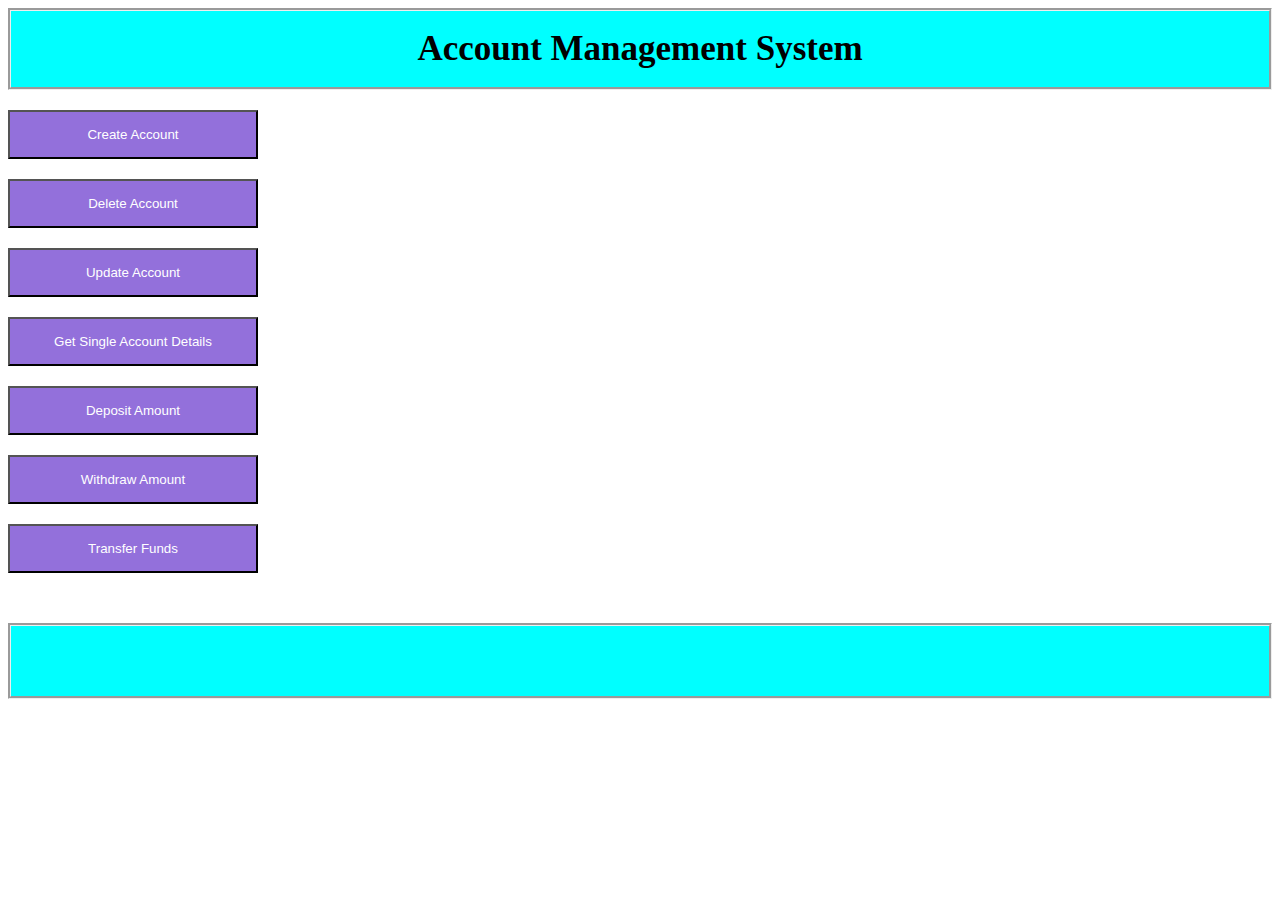
<file: Account Management System/index.html>
<html>
    <head>
        <title> 
            Home Page
        </title>
        <link rel="stylesheet" href="index.css">
        <script src="index.js"></script>
    </head>
    <body onload="clearPreviousDivs()">
        <header id="h">
            <b>Account Management System</b>
        </header>
        <div class="mainContainer">
            <div class="leftContainer">
                <button id="first" onclick="createAcount()">Create Account</button>
                <button id="second" onclick="deleteAccount()">Delete Account</button>
                <button id="third" onclick="updateAccount()">Update Account</button>
                <button id="four" onclick="displayAccount()">Get Single Account Details</button>
                <button id="five" onclick="depositAmount()">Deposit Amount</button>
                <button id="six" onclick="withDraw()">Withdraw Amount</button>
                <button id="seven" onclick="transferFunds()">Transfer Funds</button>
            </div>
            <div class="rightContainer">
                <div class="childComp" id="createAccount">
                    <table align="center">
                        <form id="create">
                            <tr>
                                <td>Customer Name</td><td><input type="text" name="cname"></td>
                            </tr>    
                            <tr>
                                <td>Contact Number</td><td><input type="text" name="contact"></td>
                            </tr>
                            <tr>
                                <td>Gender</td>
                                <td>
                                    <input type="radio" name="g">Male
                                    <input type="radio" name="g">Female
                                </td>
                            </tr>
                            <tr>
                                <td>Address</td><td><textarea rows="4" placeholder="Enter the Address"></textarea></td>
                            </tr>
                            <tr>
                                <td>Age</td><td><input type="text" name="age"></td>
                            </tr>
                            <tr>
                                <td>Email-Id/td><td><input type="text" name="email"></td>
                            </tr>
                            <tr>
                                <td>Date</td><td><input type="text" name="date" value="dd/mm/yyyy"></td>
                            </tr>
                            <tr>
                                <td>Account Type</td>
                                <td>
                                    <select name="account" id="acc">
                                        <option value="savings">Savings Account</option>
                                        <option value="current">Current Account</option>
                                    </select>
                                </td>
                            </tr>   
                            <tr><td><br></td></tr> 
                            <tr>
                                <td><button type="submit" value="Submit" id="submit">Submit</button> </td>
                                <td><button type="reset" value="Reset" id="reset">Reset</button></td>
                            </tr> 
                        </form>
                    </table>
                </div>
                <div class="childComp" id="deleteAccount">
                    <table align="center">
                        <form id="create">
                            <tr>
                                <td><b>Enter Account Number to Delete</b></td>
                            </tr>   
                            <tr>
                                <td>Account Number</td><td><input type="text" name="cname"></td>
                            </tr>
                            <tr><td><br></td></tr> 
                            <tr>
                                <td><button type="submit" value="Submit" id="submit">Submit</button> </td>
                                <td><button type="reset" value="Reset" id="reset">Reset</button></td>
                            </tr> 
                        </form>
                    </table>
                </div>
                <div class="childComp" id="updateAccount">
                    <table align="center">
                        <form id="create">
                            <tr>
                                <td><b>Enter Account Number to Update</b></td>
                            </tr>   
                            <tr>
                                <td>Account Number</td><td><input type="text" name="cname"></td>
                            </tr>
                            <tr><td><br></td></tr> 
                            <tr>
                                <td><button type="submit" value="Submit" id="submit">Submit</button> </td>
                                <td><button type="reset" value="Reset" id="reset">Reset</button></td>
                            </tr> 
                        </form>
                    </table>
                </div>
                <div class="childComp" id="displayAccount">
                    <table align="center">
                        <form id="create">
                            <tr>
                                <td><b>Enter Account Number to Get Details</b></td>
                            </tr>   
                            <tr>
                                <td>Account Number</td><td><input type="text" name="cname"></td>
                            </tr>
                            <tr><td><br></td></tr> 
                            <tr>
                                <td><button type="submit" value="Submit" id="submit">Submit</button> </td>
                                <td><button type="reset" value="Reset" id="reset">Reset</button></td>
                            </tr> 
                        </form>
                    </table>
                </div>
                <div class="childComp" id="depositAmount">
                    <table align="center">
                        <form id="create">
                            <tr>
                                <td>Account Number</td><td><input type="text" name="cname"></td>
                            </tr>
                            <tr>
                                <td>Enter Amount To Deposit</td><td><input type="text" name="amt"></td>
                            </tr>
                            <tr><td><br></td></tr> 
                            <tr>
                                <td><button type="submit" value="Deposit" id="deposit">Deposit</button> </td>
                                <td><button type="reset" value="Clear" id="clear">Clear</button></td>
                            </tr> 
                        </form>
                    </table>
                </div>
                <div class="childComp" id="withDraw">
                    <table align="center">
                        <form id="create">
                            <tr>
                                <td>Account Number</td><td><input type="text" name="cname"></td>
                            </tr>
                            <tr>
                                <td>Enter Amount To WithDrawl</td><td><input type="text" name="amt"></td>
                            </tr>
                            <tr><td><br></td></tr> 
                            <tr>
                                <td>
                                    <button>Withdrawl</button>
                                </td>
                            </tr> 
                        </form>
                    </table>
                </div>
                <div class="childComp" id="transferFunds">
                    <table align="center">
                        <form id="create">
                            <tr>
                                <td>From Account Number</td><td><input type="text" name="cname"></td>
                            </tr>
                            <tr>
                                <td>To Account Number</td><td><input type="text" name="cname"></td>
                            </tr>
                            <tr>
                                <td>Enter Amount To Transfer</td><td><input type="text" name="amt"></td>
                            </tr>
                            <tr><td><br></td></tr> 
                            <tr>
                                <td><button type="submit" value="Submit">Send</button> </td>
                                <td><button type="reset" value="Reset">Clear</button></td>
                            </tr> 
                        </form>
                    </table>
                </div>
            </div>
        </div>
        <footer id="f">
        </footer>
    </body>
</html>
</file>
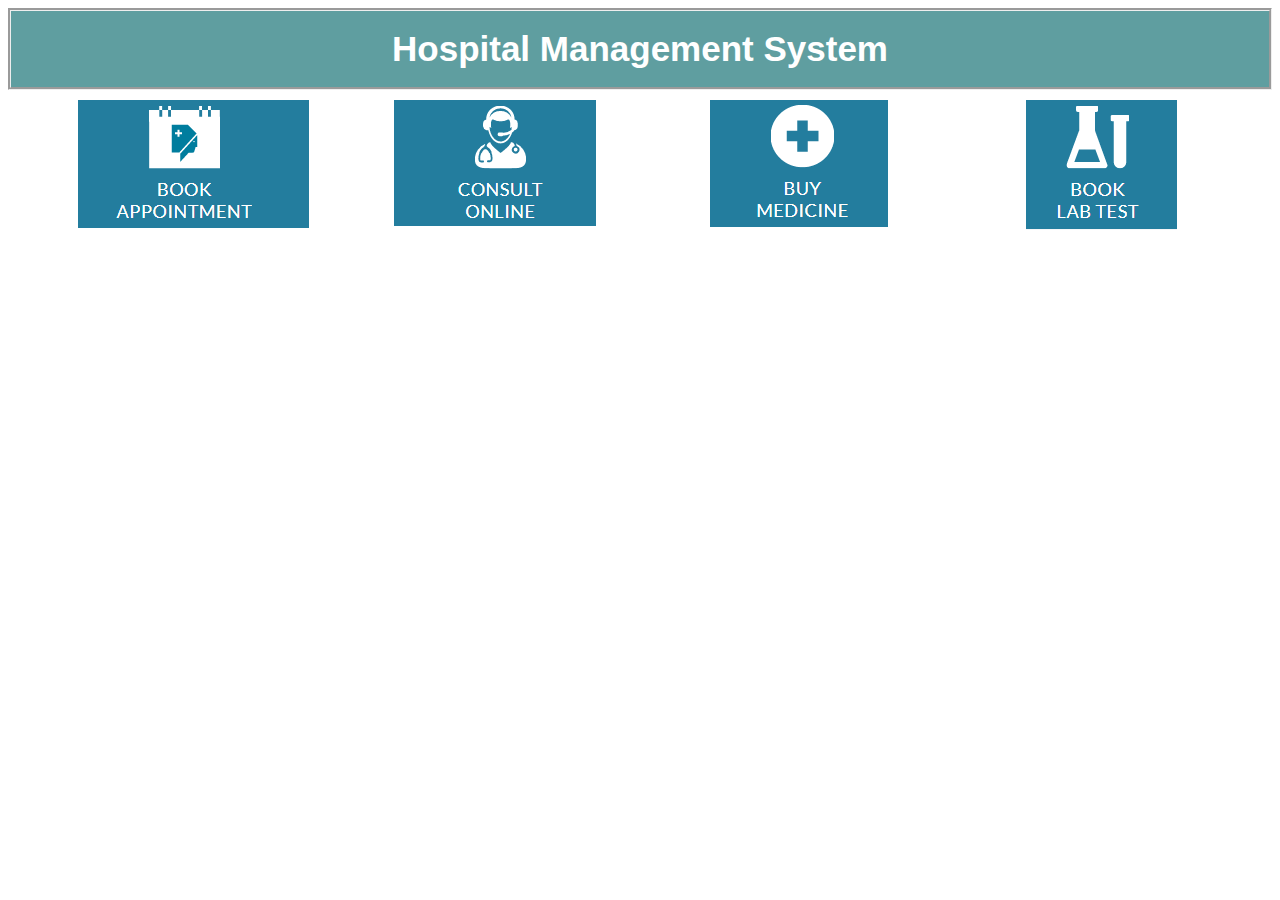
<file: Hospital ManagementSystem/index.html>
<html>
    <head>
        <title>Home Page</title>
    </head>
    <body>
        <header id="h">
            <b>Hospital Management System</b>
        </header>
        <div id="allimages">
            <div id="images1">
                <a  href="BookAppointment.html"><img src="./BookAnAppointment.png"></a>
            </div>
            <div id="images2">
                <a href="ConsultOnline.html"><img src="./ConsultOnline.png"></a>
            </div>
            <div id="images3">
                <a href="BuyMedicine.html"><img src="./BuyMedicine.png"></a>
            </div>
            <div id="images4">
                <a href="BookLabTest.html"><img src="./BookLabTest.png"></a>
            </div>
        </div>
    </body>
</html>
<style>
    body
    {
        font-family:'Segoe UI', Tahoma, Geneva, Verdana, sans-serif;
    }
    #h 
    {
      background-color:cadetblue; 
      font-size: 35px;
      padding: 18px 0;
      text-align: center;
      color: white;
      border-style: groove;
    }
    #allimages
    {
        display: flex;
    }
    #images1,#images2,#images3,#images4
    {
        width:25%;
        position: relative;
        margin-top: 10px;
        padding-left: 70px;
    }
    img
    {
        cursor:pointer;
    }
</style>
</file>
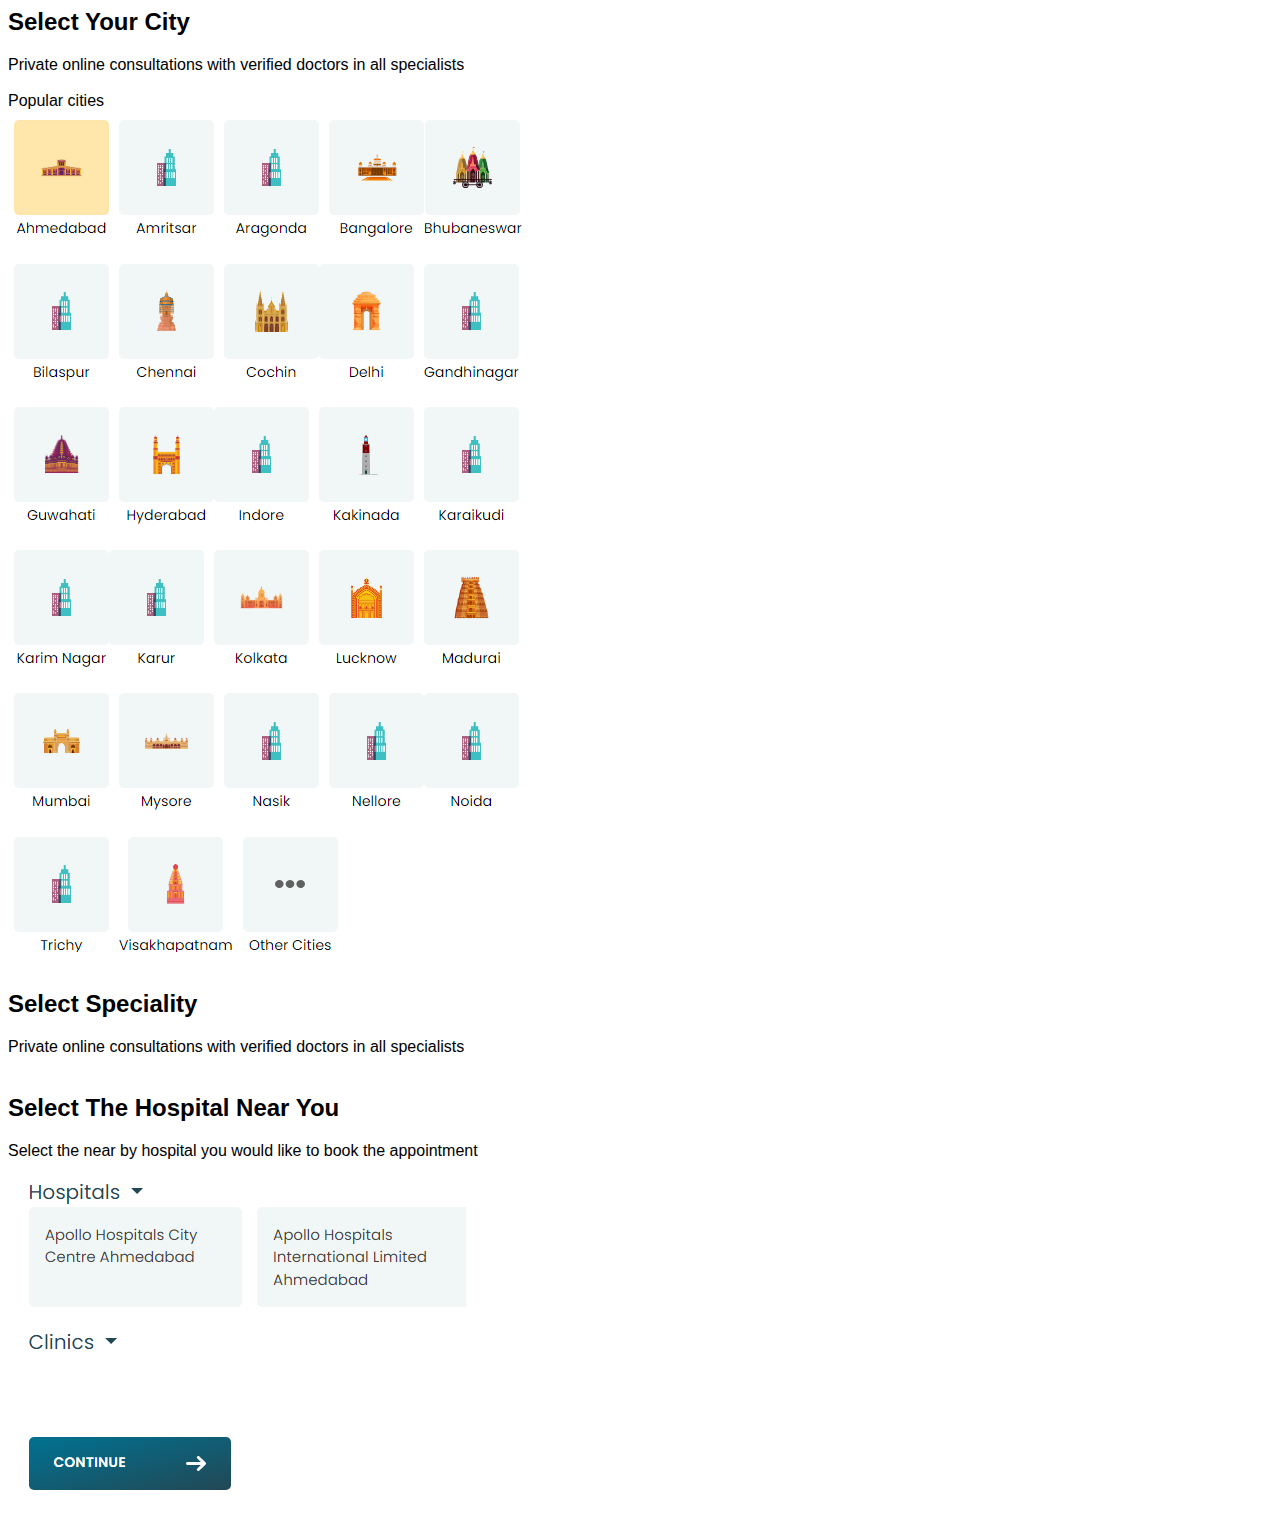
<file: Hospital ManagementSystem/BookAppointment.html>
<html>
    <head>
        <title>Book An Appointment</title>
    </head>
    <body>
        <h2>Select Your City</h2>
        <div id="p">Private online consultations with verified doctors in all specialists<br><br>
        Popular cities</div>
        <img src="./Cities.png"><br><br>
        <h2>Select Speciality</h2>
        <div id="p">Private online consultations with verified doctors in all specialists</div>
        <br>
        <h2>Select The Hospital Near You</h2>
        <div id="p">Select the near by hospital you would like to book the appointment</div><br>
        <img src="./Hospitals.png">
    </body>
</html>
<style>
    body
    {
        font-family: 'Poppins',sans-serif;
    }
    img
    {
        cursor: pointer;
    }
</style>
</file>
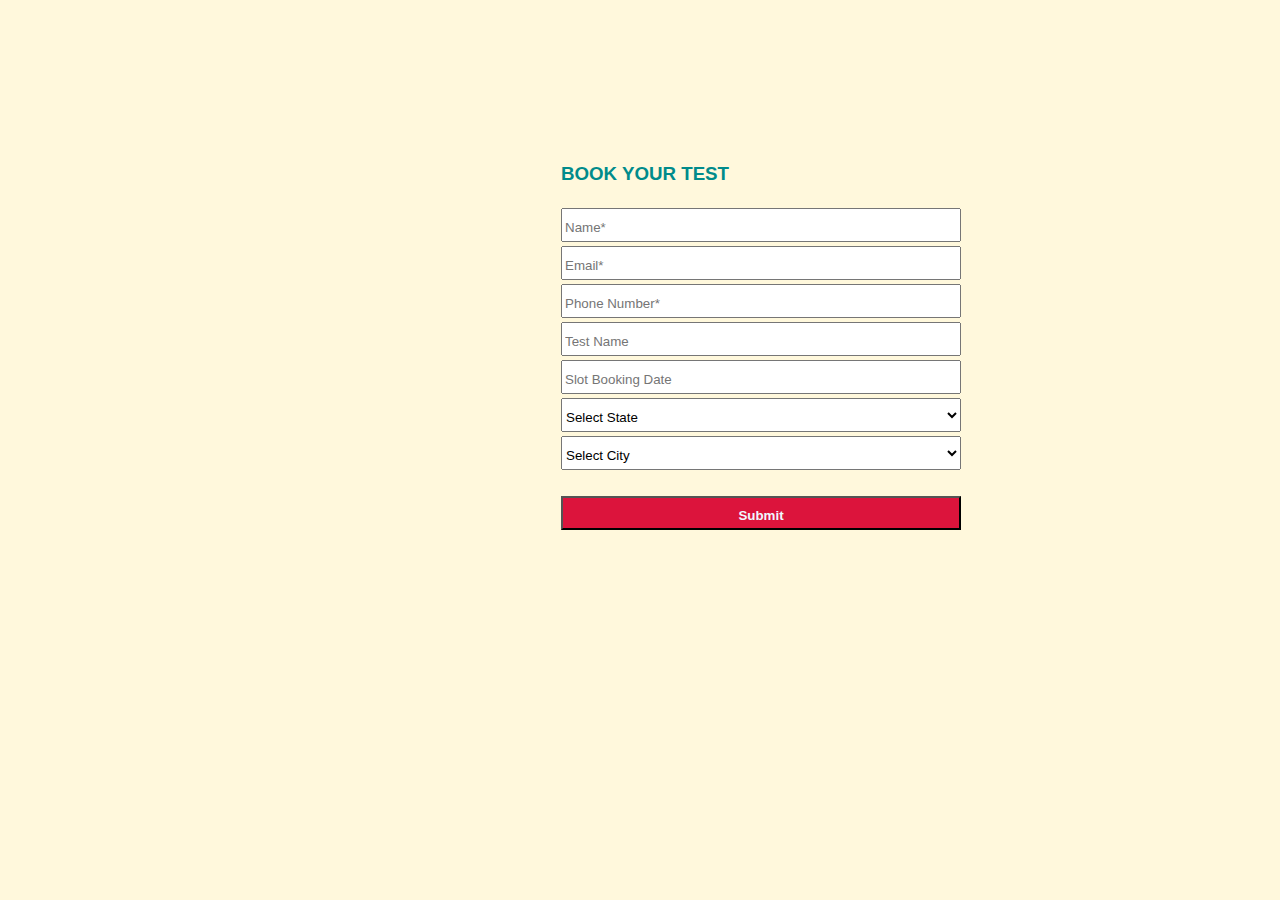
<file: Hospital ManagementSystem/BookLabTest.html>
<html>
    <head>
        <title>Book Lab Test</title>
    </head>
    <body>
        <table align="center">
            <form id="create">
                <tr>
                    <td><h3>BOOK YOUR TEST</h3></td>
                </tr>
                <tr>
                    <td><input type="text" name="cname" placeholder="Name*"></td>
                </tr>    
                <tr>
                    <td><input type="text" name="email" placeholder="Email*"></td>
                </tr>
                <tr>
                    <td><input type="text" name="contact" placeholder="Phone Number*"></td>
                </tr>
                <tr>
                        <td><input type="text" name="tn" placeholder="Test Name"></td>
                </tr>
                <tr>
                        <td><div class="column"><input type="text" placeholder="Slot Booking Date"></td>
                </tr>
                <tr>
                    <td><select name="state">
                        <option value="" disabled selected hidden>Select State</option>
                        <option value="Tel" >Telangana</option>
                        <option value="Tam">Tamil Nadu</option>
                        <option value="Kar">Karanataka</option>
                        <option value="Mah">Maharastra</option>    
                    </select></td>
                </tr>
                <tr>
                    <td><select name="city">
                        <option value="" disabled selected hidden>Select City</option>
                        <option value="Hyd" >Hyderabad</option>
                        <option value="Chn">Chennai</option>
                        <option value="Bng">Bangalore</option>
                        <option value="Mum">Mumbai</option>    
                    </select></td>
                </tr>
                <tr><td><br></td></tr> 
                <tr>
                    <td><button type="submit" value="Submit" id="submit">Submit</button> </td>
                </tr> 
            </form>
        </table>
    </body>
</html>
<style>
    body
    {
        background-color:cornsilk;
    }
    h3
    {
        color: darkcyan;
        font-family: 'Segoe UI', Tahoma, Geneva, Verdana, sans-serif;
    }
    table
    {
        margin-top: 160px;
        display: flex;
        margin-left: 550px;
    }
    input,select
    {
        width:400px;
        padding-top: 10px;
        padding-bottom: 5px;
    }
    button
    {
        
        width:400px;
        padding-top: 10px;
        padding-bottom: 5px;
        background-color:crimson;
        color: aliceblue;
        font-weight: bold;
    }
</style>
</file>
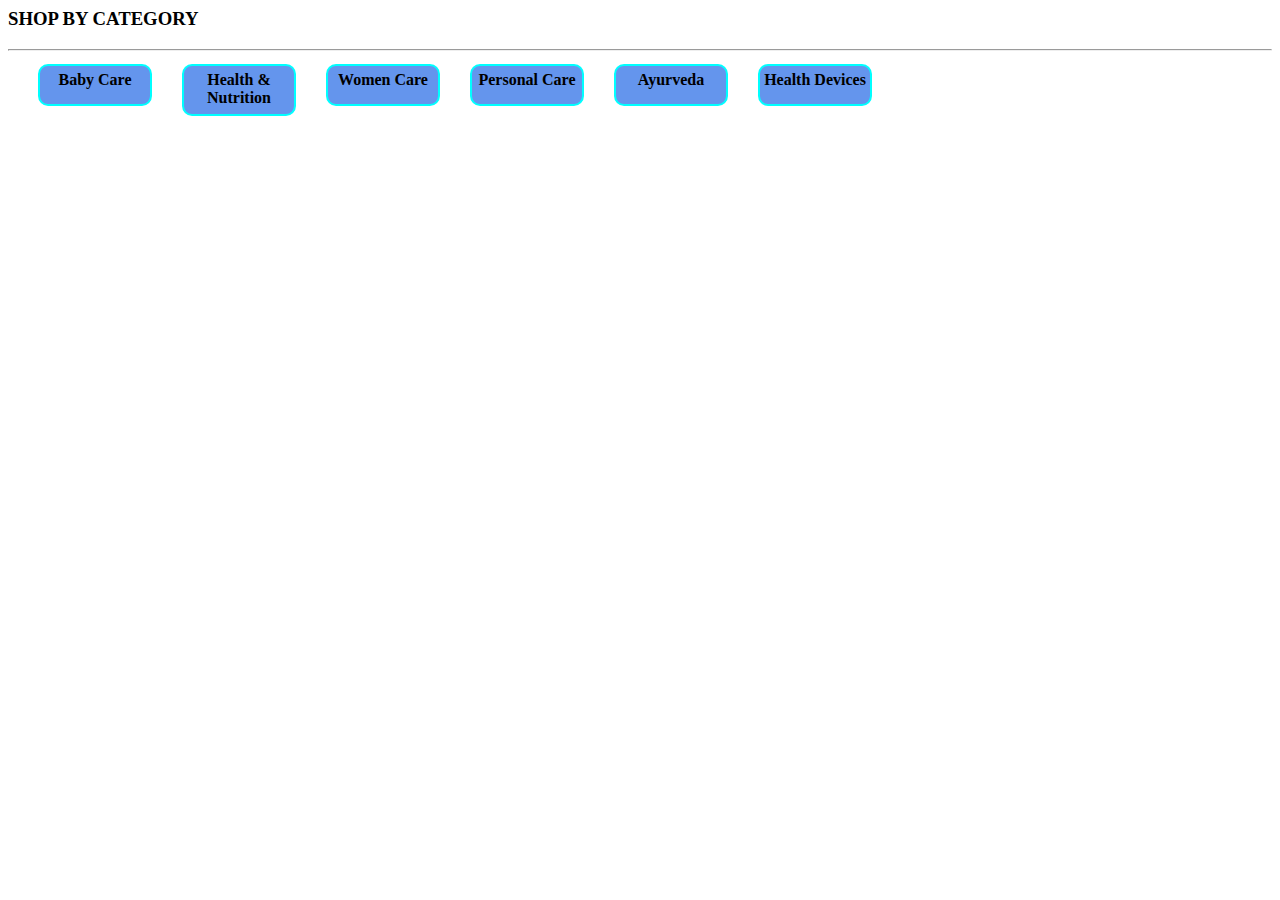
<file: Hospital ManagementSystem/BuyMedicine.html>
<html>
    <head>
        <title>Buy Medicine</title>
    </head>
    <body>
        <h3>SHOP BY CATEGORY</h3>
        <hr>
        <div id="category">
            <p>Baby Care</p>
            <p id="hn">Health & Nutrition</p>
            <p>Women Care</p>
            <p>Personal Care</p>
            <p>Ayurveda</p>
            <p>Health Devices</p>
        </div>
    </body>
</html>
<style>
    #category
    {
        display: flex;
    }
    p
    {
        font-weight: bold;
        margin-top: 5px;
        margin-left: 30px;
        border: 2px solid aqua;
        border-radius: 10px;
        text-align: center;
        padding-top: 5px;
        padding-bottom: 3px; 
        height: 30px;
        width:110px;
        cursor: pointer;
        background-color:cornflowerblue
    }
    #hn
    {
        height: 40px;
    }
</style>
</file>
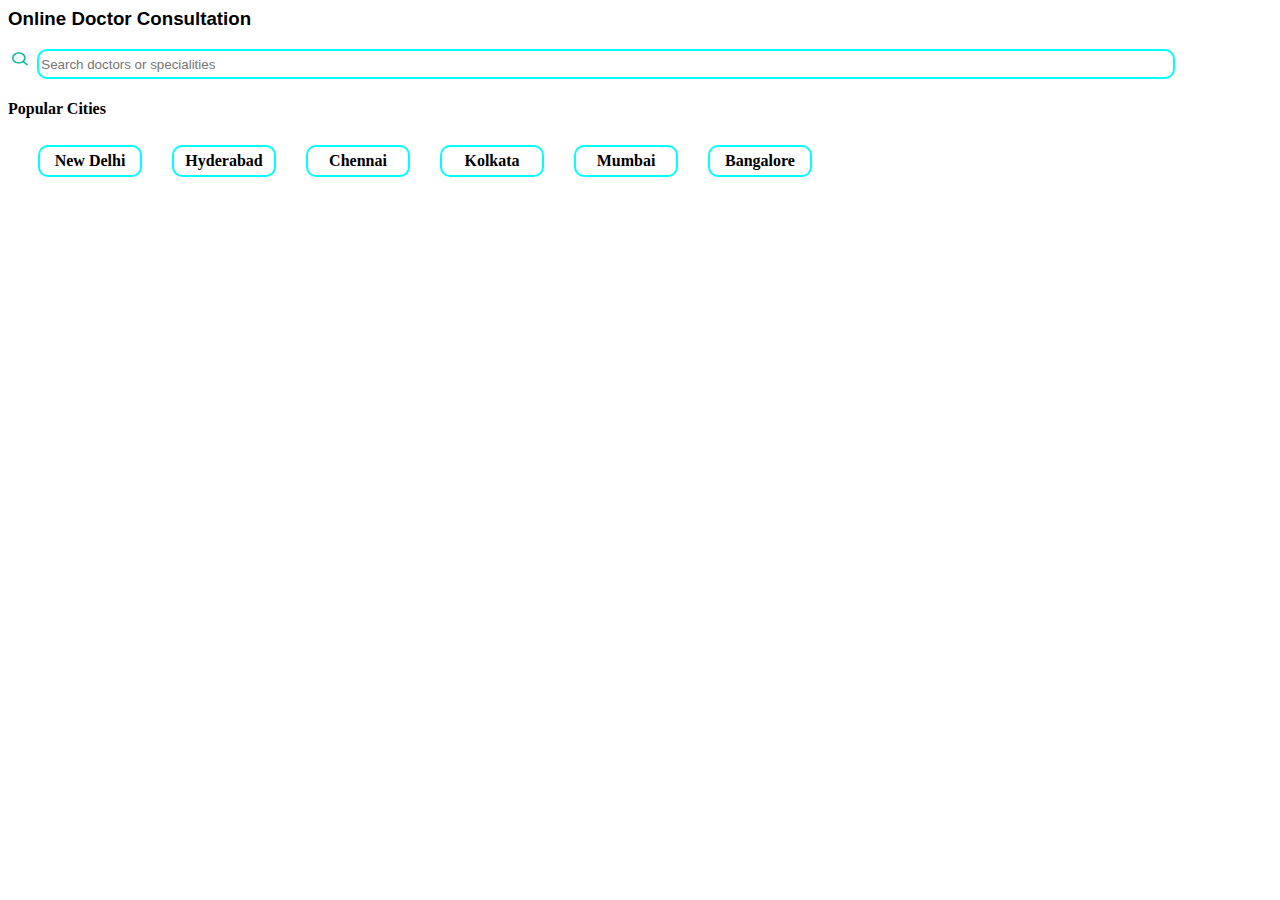
<file: Hospital ManagementSystem/ConsultOnline.html>
<html>
    <head>
        <title>Online Doctor Consultation</title>
    </head>
    <body>
        <h3>Online Doctor Consultation</h3>
        <div>
        <img src="./Search.png">
        <input type="text" id="txt" placeholder="Search doctors or specialities">
    </div>
    <h4>Popular Cities</h4>
    <div id="city">
        <p>New Delhi</p>
        <p>Hyderabad</p>
        <p>Chennai</p>
        <p>Kolkata</p>
        <p>Mumbai</p>
        <p>Bangalore</p>
    </div>
</body>
</html>
<style>
    h3
    {
        font-family: 'Poppins',sans-serif;
    }
    #txt
    {
        position: relative;
        width:90%;
        height: 30px;
        border: 2px solid aqua;
        border-radius: 10px;
    }
    img
    {
        width:2%;
        height: 20px;
    }
    #city
    {
        display: flex;
    }
    p
    {
        font-weight: bold;
        margin-top: 5px;
        margin-left: 30px;
        border: 2px solid aqua;
        border-radius: 10px;
        text-align: center;
        padding-top: 5px;
        padding-bottom: 3px; 
        height: 20px;
        width:100px;
        cursor: pointer;
    }
    p:hover
    {
        background-color: antiquewhite;
    }
</style>
</file>
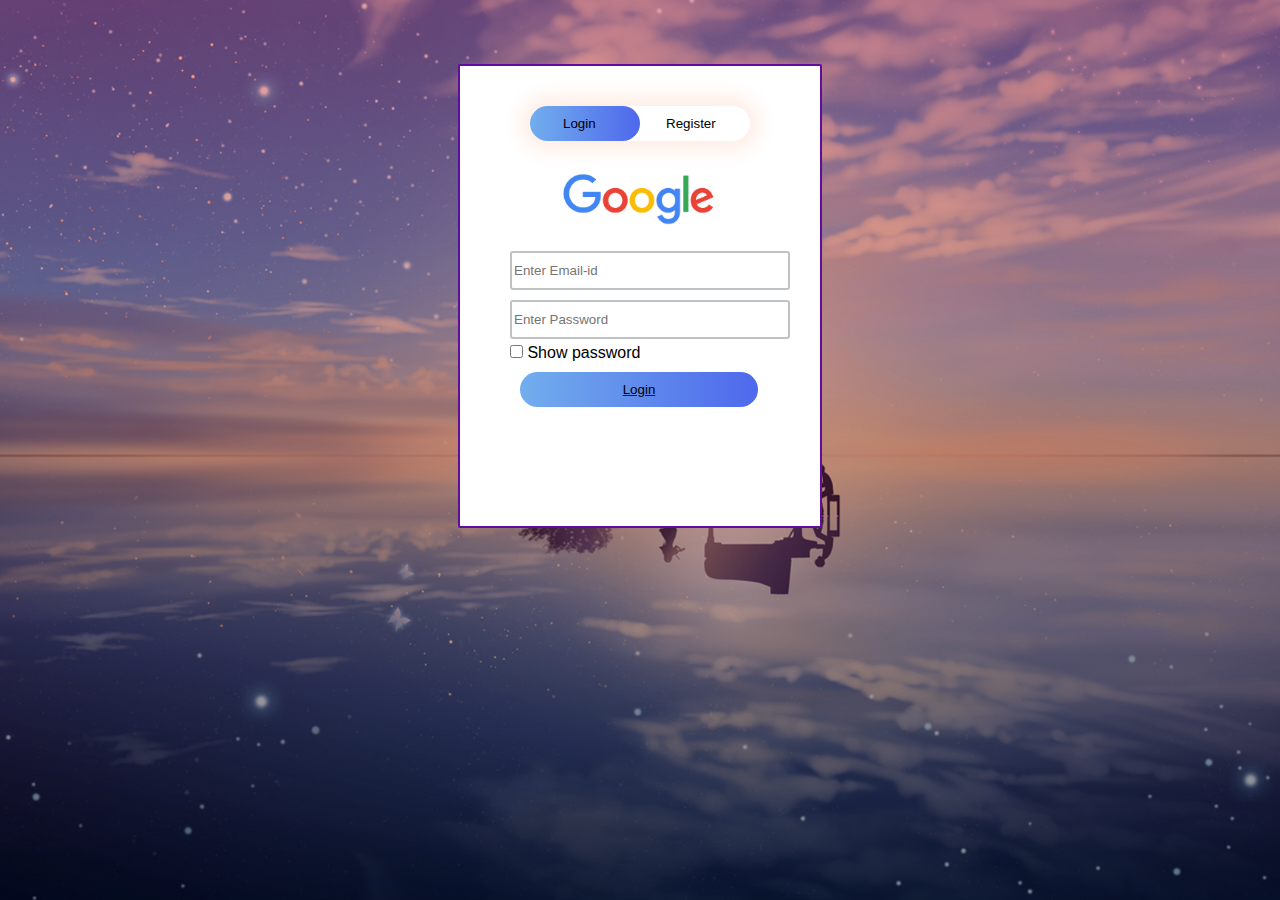
<file: HTML CSS/Login or Signup.html>
<html>
    <head>
        <title>Login or Signup</title>
        <link rel="stylesheet" href="Login or Signup.css">
    </head>

    <body>
        <div class="total">
            <div class="form-box">
                <div class="button">
                    <div id="btn"></div>
                    <button type="button" class="toggle-btn" onclick="login()">Login</button>
                    <button type="button" class="toggle-btn" onclick="register()">Register</button>
                </div>
                <form id="login" class="input-group">
                    <input type="email" class="input-field" placeholder="Enter Email-id" >
                    <input type="password" id="pswd" class="input-field" placeholder="Enter Password">
                    <input type="checkbox" id ="showPassword" onclick="show()"> Show password
                    <a href="./success.png">
                        <button type="button" class="submit-btn">Login</button>
                    </a>
                </form>
                <form id="register" class="input-group">
                    <input type="text" class="input-field" placeholder="Enter Username">
                    <input type="email" class="input-field" placeholder="Enter Email-id"> 
                    <input type="password" id="pswd1" class="input-field" placeholder="Enter Password">
                    <input type="checkbox" id ="showPassword" onclick="show1()"> Show password
                    <a href="Phonenumber.html">
                        <button type="button" class="submit-btn">Register</button>    
                    </a>
                </form>
            </div>
        </div>
        <script src="Login or Signup.js"></script>
    </body>
</html>
</file>
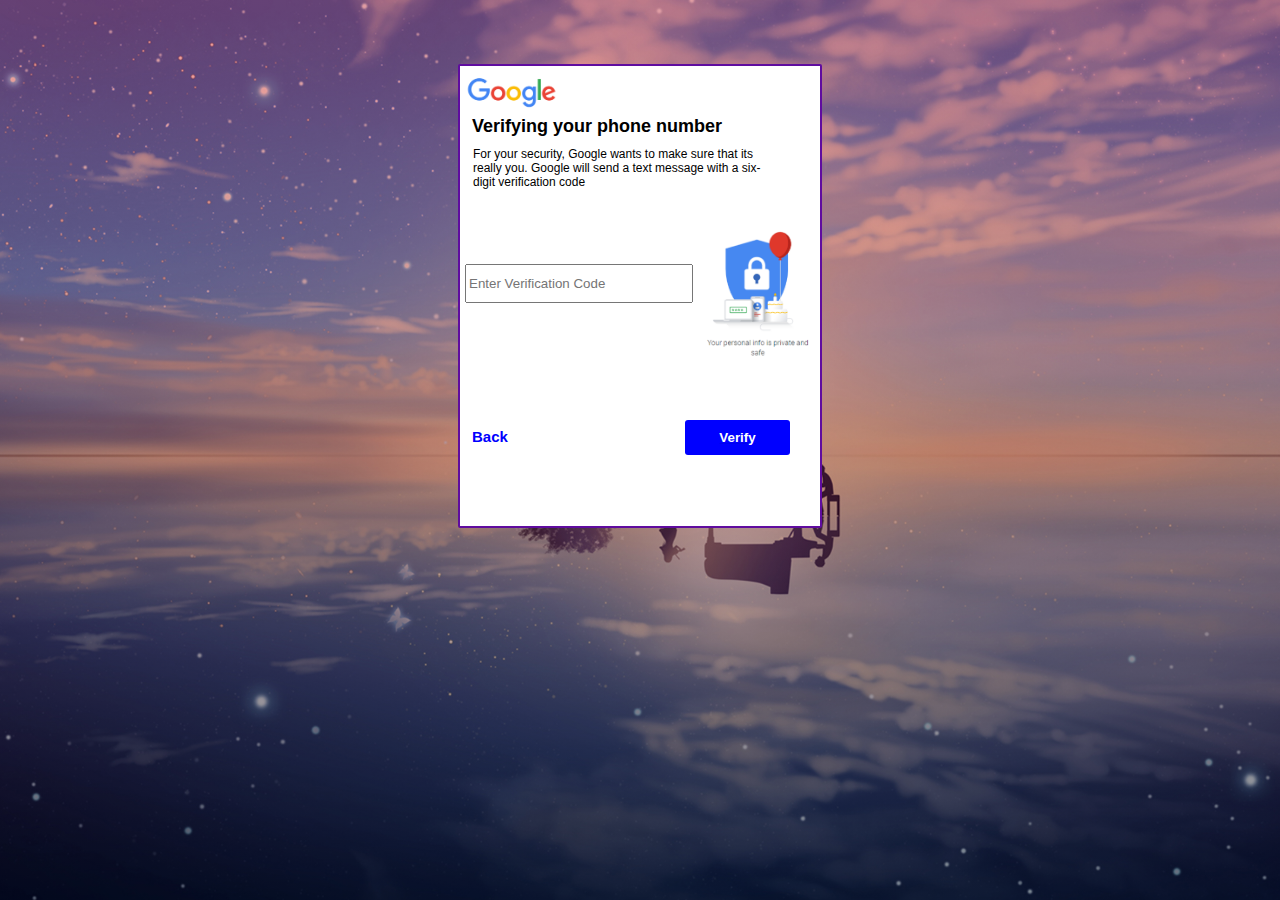
<file: HTML CSS/OTPVerification.html>
<html>
    <head>
        <title>Login or Signup</title>
        <link rel="stylesheet" href="./Phonenumber.css">
    </head>
    <div class="total">
        <div class="form-box">
            <form id="phn">
                <div class="img">
                    <b><label id="txt">Verifying your phone number</label></b>
                    <p id="content">For your security, Google wants to make sure that its<br> really you. Google will send a text message with a six-<br>digit verification code</p>
                    <input type="text" class="Phone" placeholder="Enter Verification Code">
                    
                    <div class="buttons">
                        <a href="./Phonenumber.html">
                            <button type="button" id="back"><b>Back</b> </button>
                        </a>
                        <a href="./Login or Signup.html">
                            <button type="button" id="next"><b>Verify</b>  </button>
                        </a>
                    </div>
                </div>
            </form>
            </div>
        </div>
    </div>
</html>
</file>
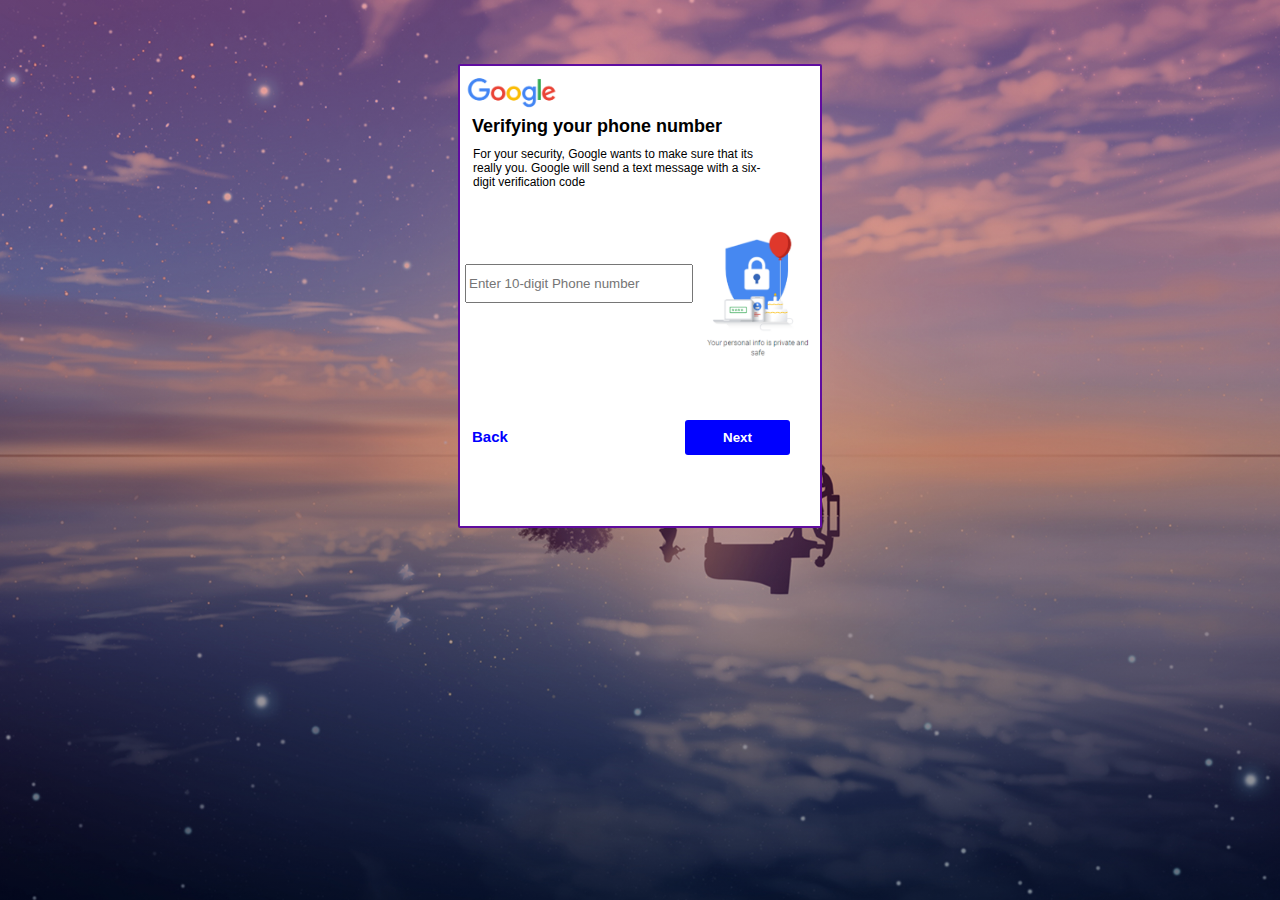
<file: HTML CSS/Phonenumber.html>
<html>
    <head>
        <title>Login or Signup</title>
        <link rel="stylesheet" href="./Phonenumber.css">
    </head>
    <div class="total">
        <div class="form-box">
            <form id="phn">
                <div class="img">
                    <b><label id="txt">Verifying your phone number</label></b>
                    <p id="content">For your security, Google wants to make sure that its<br> really you. Google will send a text message with a six-<br>digit verification code</p>
                    <input type="text" class="Phone" placeholder="Enter 10-digit Phone number">
                    
                    <div class="buttons">
                        <a href="./Login or Signup.html">
                            <button type="button" id="back"><b>Back</b> </button>
                        </a>
                        <a href="./OTPVerification.html">
                            <button type="button" id="next"><b>Next</b>  </button>
                        </a>
                    </div>
                </div>
            </form>
            </div>
        </div>
    </div>
</html>
</file>
<file: Account Management System/index.css>
#h 
{
  background-color: aqua; 
  font-size: 35px;
  padding: 18px 0;
  text-align: center;
  border-style: groove;
}
#first,#second,#third,#four,#five,#six,#seven
{
    cursor:pointer;
    background-color:mediumpurple;
    display: block;
    padding: 15px;
    width: 250px;
    margin-top: 20px;
    color: white;
}
#create
{
    position: relative;
    margin-left: 150px;
}
.mainContainer
{
    display:flex;
}
.leftContainer
{
    width: 20%;
}
.rightContainer{
    padding-top: 125px;
    padding-left: 150px;
    margin-bottom:50px ;
    width:50%;
}
#first:hover,#second:hover,#third:hover,#four:hover,#five:hover,#six:hover,#seven:hover
{
    background-color: blue;
}
#createAccount,#deleteAccount,#updateAccount,#displayAccount,#depositAmount,#withDraw,#transferFunds{
    display: none;
    
}
#submit,#reset
{
    padding: 8px;
    width:70px;
    text-align: center;
    background-color: black;
    color:white;
}
#f
{
  background-color: aqua; 
  border-style: groove;
  margin-top: 50px;
  padding: 35px 0;
}
</file>
<file: HTML CSS/Login or Signup.css>
*{
    margin:0;
    padding: 0;
    font-family: sans-serif;
}
.total
{
    height:100%;
    width:100%;
    background-image: linear-gradient(rgba(224, 25, 25, 0.4),rgba(0,0,0,0.4)),url(./Cover.jpg);
    background-position: center;
    background-size: cover;
    position: absolute;
}
.form-box
{
    width: 350px;
    height: 450px;
    position: relative;
    margin: 5% auto;
    background: #fff;
    border-radius: 2px;
    border: 2px solid rgb(95, 12, 159);
    padding: 5px;
    overflow: hidden;
    background-image: url(./download.png);
    background-repeat: no-repeat;
    background-position-x: 50%;
    background-position-y:25% ;
    background-size: 50%;
}
.button
{
    width: 220px;
    margin: 35px auto;
    position: relative;
    box-shadow: 0 0 20px 9px #ff61241f;
    border-radius: 30px;
}
.toggle-btn
{
    padding: 10px 33px;
    cursor: pointer;
    background: transparent;
    border: 0;
    outline: none;
    position: relative;
}
#btn
{
    top:0;
    left: 0;
    position: absolute;
    width: 110px;
    height: 100%;
    background: linear-gradient(to right,#72aeed,#4e68ec);
    border-radius: 30px;
    transition: .5s;
}
.input-group
{
    top:180px;
    position: absolute;
    width: 280px;
    transition: .5s;
}
.input-field
{
    width: 100%;
    padding: 10px 0;
    margin: 5px 0 ;
    padding-left: 2px;
    border: 2px solid rgb(191, 194, 197);
    border-radius: 3px ;
    outline: none;
    background: transparent;
}
.submit-btn
{
    width:85%;
    padding: 10px 30px;
    cursor: pointer;
    display: block;
    margin: 10px;
    background: linear-gradient(to right,#72aeed,#4e68ec);
    border: 0;
    outline: none;
    border-radius: 30px;
}
#login
{
    left:50px;
}
#register
{
    left:450px;
}
</file>
<file: HTML CSS/Phonenumber.css>
*{
    margin:0;
    padding: 0;
    font-family: sans-serif;
}
.total
{
    height:100%;
    width:100%;
    background-image: linear-gradient(rgba(224, 25, 25, 0.4),rgba(0,0,0,0.4)),url(./Cover.jpg);
    background-position: center;
    background-size: cover;
    position: absolute;
}
.img
{
    height: 50px;
    background-image: url(./download.png);
    background-repeat: no-repeat;
    background-position-x: -2%;
    background-position-y: 20%;
    background-size: 30%;
}
.form-box
{
    width: 350px;
    height: 450px;
    position: relative;
    margin: 5% auto;
    background: #fff;
    border-radius: 2px;
    border: 2px solid rgb(95, 12, 159);
    padding: 5px;
    overflow: hidden;
    background-image: url(./Security.png);
    background-repeat: no-repeat;
    background-position-x: 100%;
    background-position-y: 50%;
    background-size: 35%;*/
}
#txt
{
    font-size: large;
    position: relative;
    top: 45px;
    left:7px;
    size: 16%;
}
#content
{
    position: relative;
    top: 55px;
    font-size: 75%;
    left:8px;
}
.Phone
{
    width: 65%;
    padding: 10px 0;
    margin: 130px 0 ;
    padding-left: 2px;   
}
#back
{
    cursor: pointer;
    border: none;
    font-size: 15px;
    position: relative;
    left:7px;
    bottom: 5px;
    color: blue;
    background-color: transparent;
}
#next
{
    width:30%;
    padding: 10px 30px;
    cursor: pointer;
    display: block;
    position: relative;
    left: 220px;
    bottom: 30px;
    border: 0;
    background-color: blue;
    color: white;
    outline: none;
    border-radius: 3px;
}
</file>
